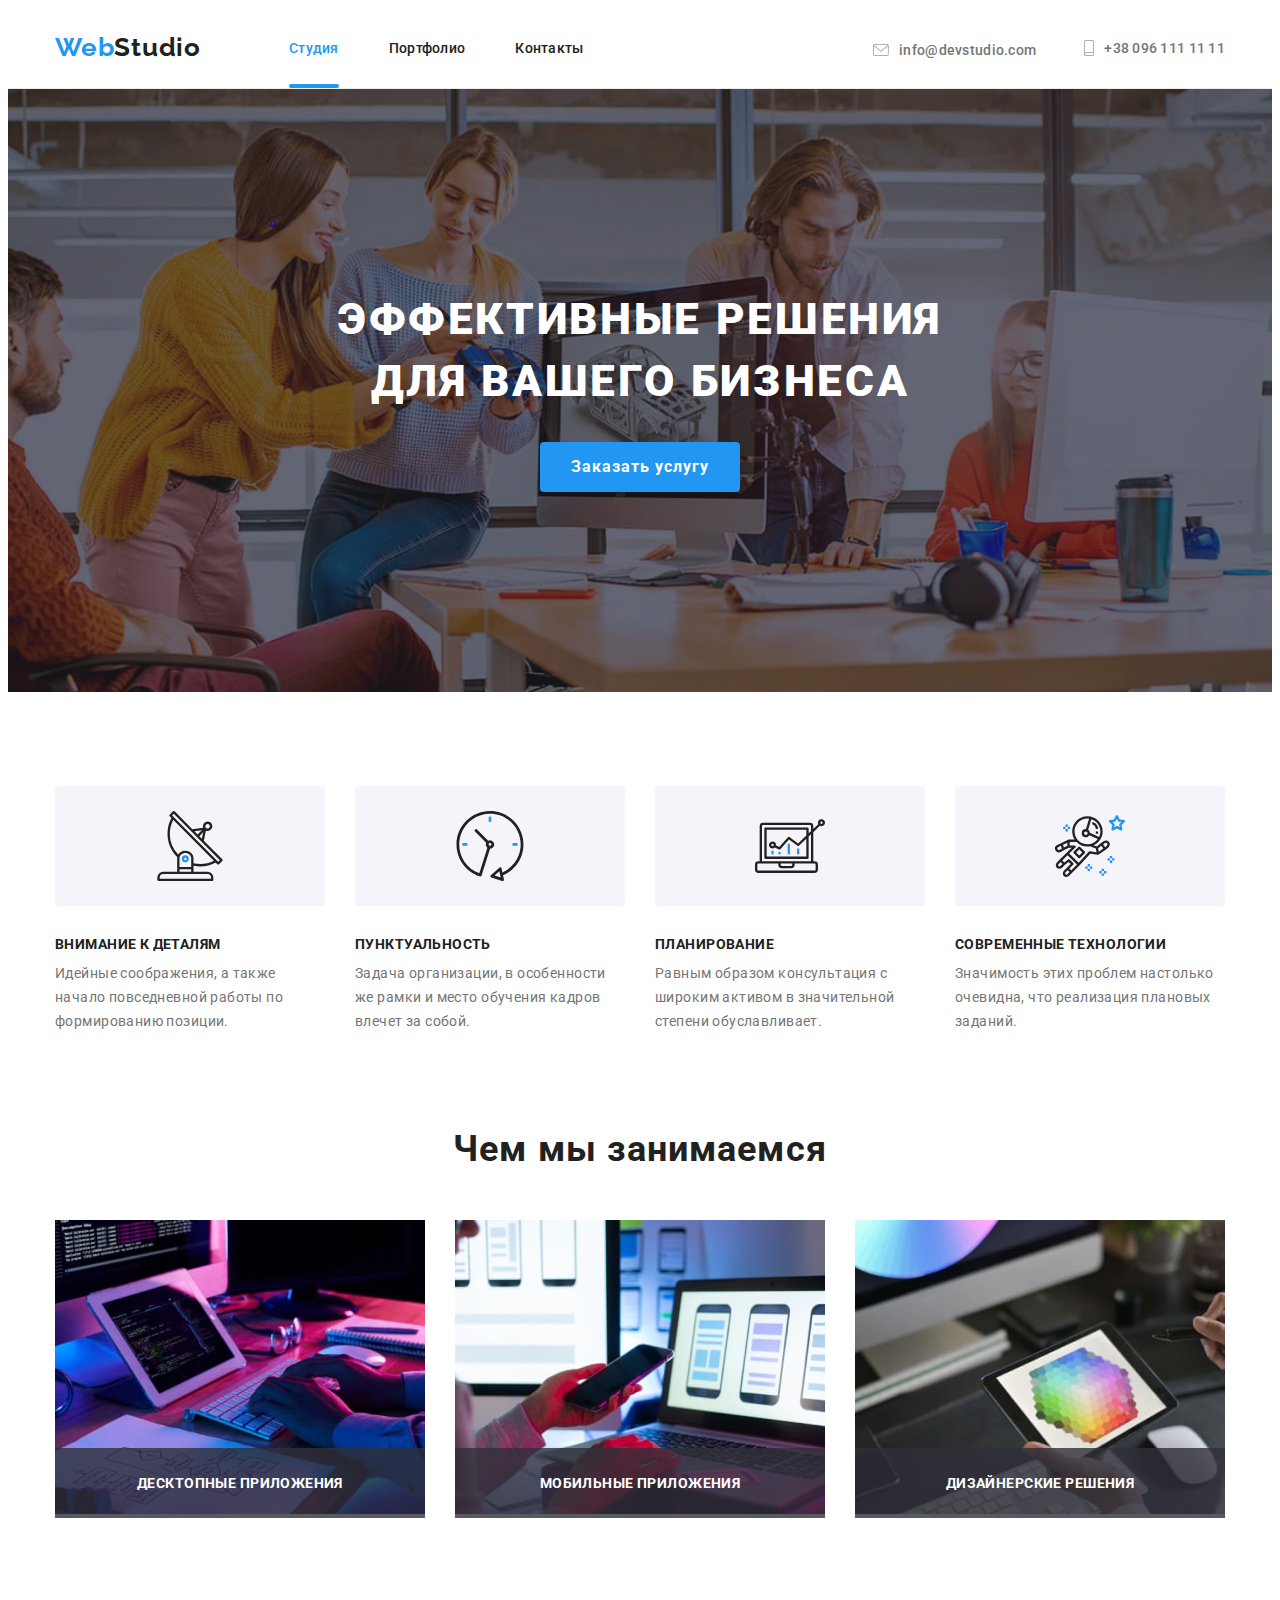
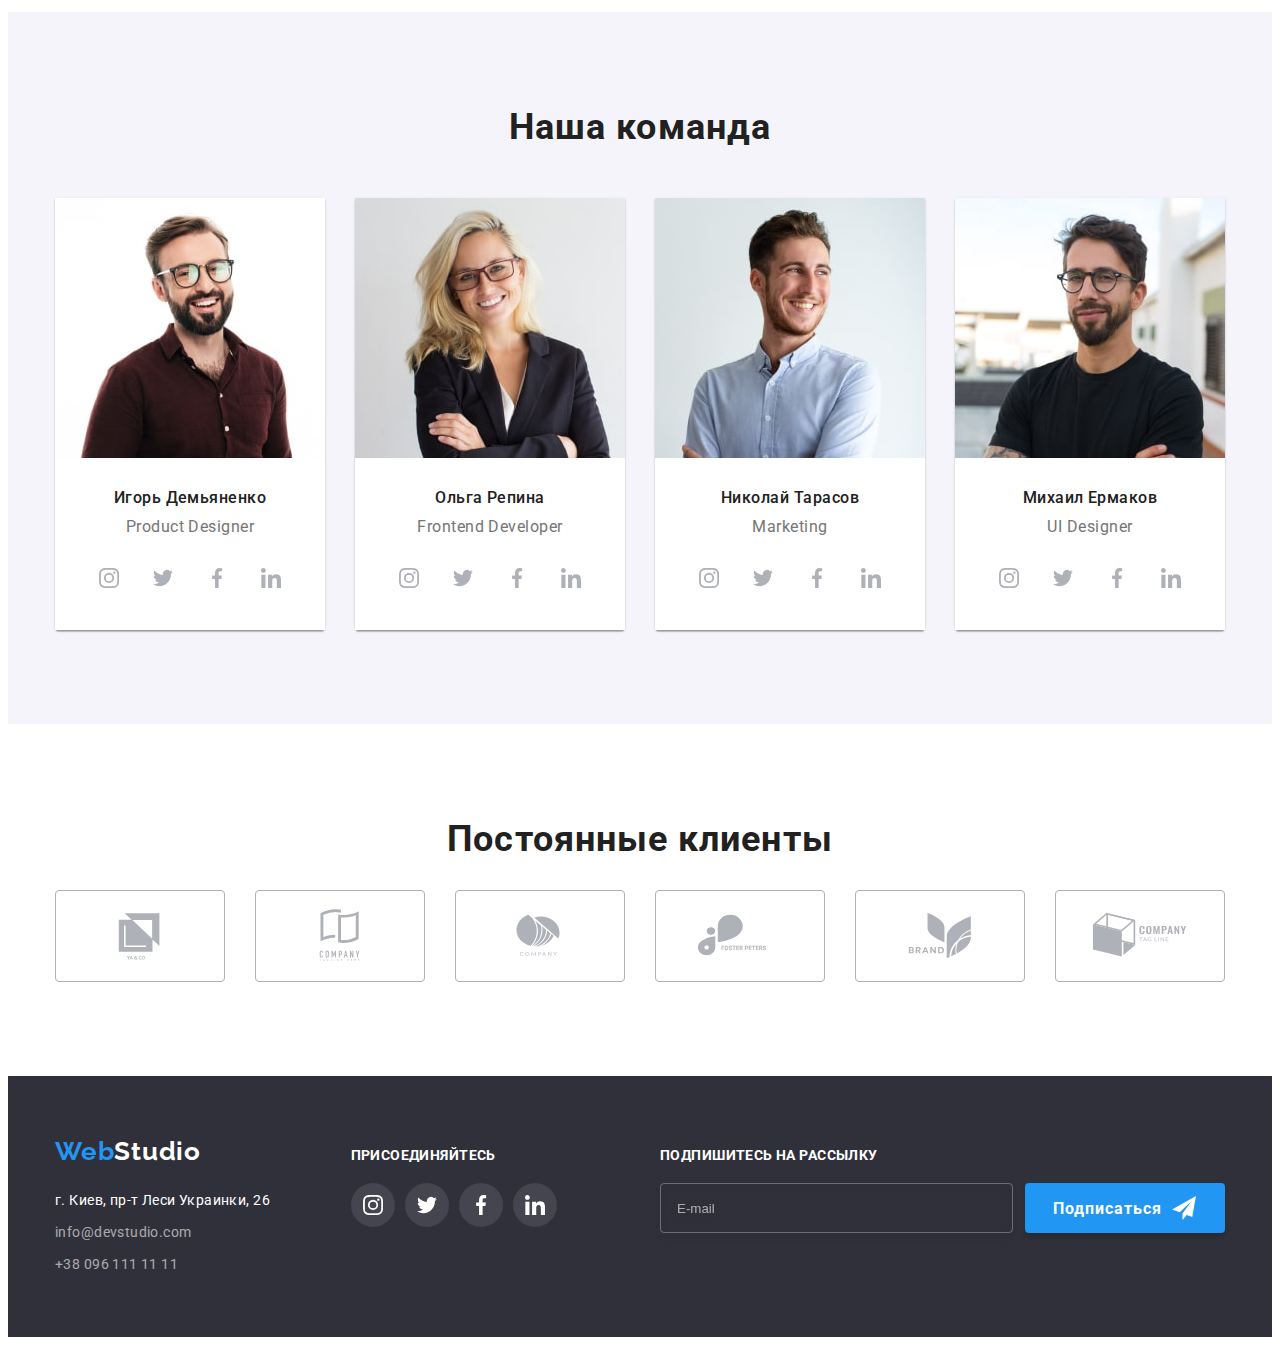
<file: index.html>
<!DOCTYPE html>
<html lang="ru">

<head>
    <meta charset="UTF-8">
    <meta http-equiv="X-UA-Compatible" content="IE=edge">
    <meta name="viewport" content="width=device-width, initial-scale=1.0">
    <title>Вебстудия</title>

    <link rel="preconnect" href="https://fonts.googleapis.com">
    <link rel="preconnect" href="https://fonts.gstatic.com" crossorigin>
    <link rel="stylesheet" href="https://cdnjs.cloudflare.com/ajax/libs/modern-normalize/1.1.0/modern-normalize.min.css"
        integrity="sha512-wpPYUAdjBVSE4KJnH1VR1HeZfpl1ub8YT/NKx4PuQ5NmX2tKuGu6U/JRp5y+Y8XG2tV+wKQpNHVUX03MfMFn9Q=="
        crossorigin="anonymous" referrerpolicy="no-referrer" />
    <link
        href="https://fonts.googleapis.com/css2?family=Raleway:wght@700&family=Roboto:wght@400;500;700;900&display=swap"
        rel="stylesheet">
    <link rel="stylesheet" href="./css/main.min.css">
</head>

<body>
    <header class="header">
        <div class="container header-container">
            <a class="logo" href="./index.html"><span class="logo-blue">Web</span>Studio</a>
            <div class="main-menu">
                <nav class="nav">
                    <ul class="nav-list">
                        <li class="nav-item"><a class="link current" href="./index.html">Студия</a></li>
                        <li class="nav-item"><a class="link" href="./portfolio.html">Портфолио</a></li>
                        <li class="nav-item"><a class="link" href="">Контакты</a></li>
                    </ul>
                </nav>
                <div class="header-contacts">
                    <a href="mailto:info@devstudio.com" class="link">
                        <svg class="header-svg" width="16" height="12">
                            <use href="./images/sprite.svg#icon-envelope"></use>
                        </svg>
                        info@devstudio.com
                    </a>
                    <a href="tel:+380961111111" class="link">
                        <svg class="header-svg" width="10" height="16">
                            <use href="./images/sprite.svg#icon-smartphone"></use>
                        </svg>
                        +38 096 111 11 11
                    </a>
                </div>
            </div>
            <button type="button" class="open-menu" data-menu-open>
                <svg class="mob-menu-svg" width="40" height="40">
                    <use href="./images/sprite.svg#icon-sendwich"></use>
                </svg>
            </button>
        </div>

        <div class="menu-mob is-hidden" data-menu>
            <button type="button" class="close-btn mob" data-menu-close>
                <svg class="close-svg mob">
                    <use href="./images/sprite.svg#icon-close-icon"></use>
                </svg>
            </button>
            <div class="menu-top">
                <ul class="menu-top-list">
                    <li class="menu-top-item">
                        <a href="./index.html" class="menu-top-link link active">Студия</a>
                    </li>
                    <li class="menu-top-item">
                        <a href="./portfolio.html" class="menu-top-link link">Портфолио</a>
                    </li>
                    <li class="menu-top-item">
                        <a href="#" class="menu-top-link link">Контакты</a>
                    </li>
                </ul>
            </div>
            <div class="menu-bottom">
                <div class="menu-contancts">
                    <a href="tel:+380961111111" class="menu-bottom-link-tel link">+38 096 111 11 11</a>
                    <a href="mailto:info@devstudio.com" class="menu-bottom-link link">info@devstudio.com</a>
                </div>
                
                <ul class="soc-list">
                    <li class="soc-item">
                        <a href="#" class="soc-link link">Instagram</a>
                    </li>
                    <li class="soc-item">
                        <a href="#" class="soc-link link">Twitter</a>
                    </li>
                    <li class="soc-item">
                        <a href="#" class="soc-link link">Facebook</a>
                    </li>
                    <li class="soc-item">
                        <a href="#" class="soc-link link">LinkedIn</a>
                    </li>
                </ul>
            </div>
            

        </div>
    </header>

    <main>
        <!-- Герой -->
         <section class="hero">
            <div class="container hero-container">
                <h1 class="hero-title">Эффективные решения для вашего бизнеса</h1>
                <button type="button" class="button-primary btn" data-modal-open>Заказать услугу</button>
            </div>
        </section>

        <!-- Особенности features-->
        <section class="section features">
            <div class="container">
                <!-- <h2 class="section-title">Особенности</h2> -->
                 <ul class="features-list">
                    <li class="features-list__item">
                        <div class="features-list__icon">
                            <svg class="features-list__svg" width="70" height="70">
                                <use href="./images/sprite.svg#icon-antenna"></use>
                            </svg>
                        </div>
                        <h3 class="item-title">Внимание к деталям</h3>
                        <p class="item-text">Идейные соображения, а также начало повседневной работы по формированию
                            позиции.</p>
                    </li>
                    <li class="features-list__item">
                        <div class="features-list__icon">
                            <svg class="features-list__svg" width="70" height="70">
                                <use href="./images/sprite.svg#icon-clock"></use>
                            </svg>
                        </div>
                        <h3 class="item-title">Пунктуальность</h3>
                        <p class="item-text">Задача организации, в особенности же рамки и место обучения кадров влечет
                            за собой.</p>
                    </li>
                    <li class="features-list__item">
                        <div class="features-list__icon">
                            <svg class="features-list__svg" width="70" height="70">
                                <use href="./images/sprite.svg#icon-diagram"></use>
                            </svg>
                        </div>
                        <h3 class="item-title">Планирование</h3>
                        <p class="item-text">Равным образом консультация с широким активом в значительной степени
                            обуславливает.</p>
                    </li>
                    <li class="features-list__item">
                        <div class="features-list__icon">
                            <svg class="features-list__svg" width="70" height="70">
                                <use href="./images/sprite.svg#icon-astronaut"></use>
                            </svg>
                        </div>
                        <h3 class="item-title">Современные технологии</h3>
                        <p class="item-text">Значимость этих проблем настолько очевидна, что реализация плановых
                            заданий.</p>
                    </li>
                </ul>
            </div>
        </section>

        <!-- Чем мы занимаемся -->
        <section class="section activity">
            <div class="container">
                <h2 class="activity-title title">Чем мы занимаемся</h2>
                <ul class="activity-list">
                    <li class="activity-list__item">
                        <a class="activity-list__link" href="">
                            <picture>
                                <source srcset="./images/activity/img-desktop1-1x.jpg 1x, 
                                                ./images/activity/img-desktop1-2x.jpg 2x"
                                        media="(min-width: 1200px)">

                                <img class="activity-list__img" src="./images/box1.jpeg"
                                alt="Планшет и клавиатура" width="370">
                            </picture>
                            
                            <div class="activity-list__subblock">
                                <h3 class="activity-list__title">Десктопные приложения</h3>
                            </div>
                        </a>
                    </li>
                    <li class="activity-list__item">
                        <a class="activity-list__link" href="">
                            <picture>
                                <source srcset="./images/activity/img-desktop2-1x.jpg 1x, 
                                                ./images/activity/img-desktop2-2x.jpg 2x" 
                                        media="(min-width: 1200px)">
                                <img class="activity-list__img" src="./images/box2.jpeg"
                                alt="Ноутбук и телефон" width="370">
                            </picture>
                            <div class="activity-list__subblock">
                                <h3 class="activity-list__title">Мобильные приложения</h3>
                            </div>
                        </a>
                    </li>
                    <li class="activity-list__item">
                        <a class="activity-list__link" href="">
                            <picture>
                                <source srcset="./images/activity/img-desktop3-1x.jpg 1x, 
                                                ./images/activity/img-desktop3-2x.jpg 2x" 
                                        media="(min-width: 1200px)">
                                <img class="activity-list__img" src="./images/box3.jpeg" alt="Планшет"
                                width="370">
                            </picture>
                            <div class="activity-list__subblock">
                                <h3 class="activity-list__title">Дизайнерские решения</h3>
                            </div>
                        </a>
                    </li>
                </ul>
            </div>
        </section>

        <!-- Наша команда -->
        <section class="section team">
            <div class="container">
                <h2 class="section-title title">Наша команда</h2>
                <ul class="team-list">
                    <li class="team-list__item">
                        <picture>
                            <source 
                                srcset="./images/team/img1-desktop-1x.jpg 1x, 
                                        ./images/team/img1-desktop-2x.jpg 2x" 
                                media="(min-width: 1200px)">
                            <source srcset="./images/team/img1-tablet-1x.jpg 1x, 
                                            ./images/team/img1-tablet-2x.jpg 2x" 
                                    media="(min-width: 768px)">
                            <source srcset="./images/team/img1-mob-1x.jpg 1x, 
                                            ./images/team/img1-mob-2x.jpg 2x" 
                                    media="(min-width: 320px)">
                            <img class="team-list__img" src="./images/product_designer.jpeg"
                            alt="Игорь Демьяненко, продакт-дизайнер" width="270">
                        </picture>
                        <div class="team-list__footer">
                            <h3 class="team-list__name">Игорь Демьяненко</h3>
                            <p class="team-list__title">Product Designer</p>
                            <ul class="socials-list">
                                <li class="socials-list__item">
                                    <a class="socials-list__link" href="">
                                        <svg class="socials-list__svg color-gray" width="44" height="44">
                                            <use href="./images/sprite.svg#icon-instagram"></use>
                                        </svg>
                                    </a>
                                </li>
                                <li class="socials-list__item">
                                    <a class="socials-list__link" href="">
                                        <svg class="socials-list__svg color-gray">
                                            <use href="./images/sprite.svg#icon-twitter"></use>
                                        </svg>
                                    </a>
                                </li>
                                <li class="socials-list__item">
                                    <a class="socials-list__link" href="">
                                        <svg class="socials-list__svg color-gray">
                                            <use href="./images/sprite.svg#icon-facebook"></use>
                                        </svg>
                                    </a>
                                </li>
                                <li class="socials-list__item">
                                    <a class="socials-list__link" href="">
                                        <svg class="socials-list__svg color-gray">
                                            <use href="./images/sprite.svg#icon-linkedin"></use>
                                        </svg>
                                    </a>
                                </li>
                            </ul>
                        </div>
                    </li>
                    <li class="team-list__item">
                        <picture>
                            <source 
                                srcset="./images/team/img2-desktop-1x.jpg 1x, 
                                        ./images/team/img2-desktop-2x.jpg 2x" 
                                media="(min-width: 1200px)">
                            <source srcset="./images/team/img2-tablet-1x.jpg 1x, 
                                            ./images/team/img2-tablet-2x.jpg 2x" 
                                    media="(min-width: 768px)">
                            <source srcset="./images/team/img2-mob-1x.jpg 1x, 
                                            ./images/team/img2-mob-2x.jpg 2x" 
                                    media="(min-width: 320px)">
                            <img class="team-list__img" src="./images/frontend_developer.jpeg"
                                alt="Ольга Репина, фронтенд разработчик" width="270">
                        </picture>
                        <div class="team-list__footer">
                            <h3 class="team-list__name">Ольга Репина</h3>
                            <p class="team-list__title">Frontend Developer</p>
                            <ul class="socials-list">
                                <li class="socials-list__item">
                                    <a class="socials-list__link" href="">
                                        <svg class="socials-list__svg color-gray" width="44" height="44">
                                            <use href="./images/sprite.svg#icon-instagram"></use>
                                        </svg>
                                    </a>
                                </li>
                                <li class="socials-list__item">
                                    <a class="socials-list__link" href="">
                                        <svg class="socials-list__svg color-gray">
                                            <use href="./images/sprite.svg#icon-twitter"></use>
                                        </svg>
                                    </a>
                                </li>
                                <li class="socials-list__item">
                                    <a class="socials-list__link" href="">
                                        <svg class="socials-list__svg color-gray">
                                            <use href="./images/sprite.svg#icon-facebook"></use>
                                        </svg>
                                    </a>
                                </li>
                                <li class="socials-list__item">
                                    <a class="socials-list__link" href="">
                                        <svg class="socials-list__svg color-gray">
                                            <use href="./images/sprite.svg#icon-linkedin"></use>
                                        </svg>
                                    </a>
                                </li>
                            </ul>
                        </div>
                    </li>
                    <li class="team-list__item">
                        <picture>
                            <source 
                                srcset="./images/team/img3-desktop-1x.jpg 1x, 
                                        ./images/team/img3-desktop-2x.jpg 2x" 
                                media="(min-width: 1200px)">
                            <source srcset="./images/team/img3-tablet-1x.jpg 1x, 
                                            ./images/team/img3-tablet-2x.jpg 2x" 
                                    media="(min-width: 768px)">
                            <source srcset="./images/team/img3-mob-1x.jpg 1x, 
                                            ./images/team/img3-mob-2x.jpg 2x" 
                                    media="(min-width: 320px)">
                            <img class="team-list__img" src="./images/marketing.jpeg" alt="Николай Тарасов, маркетинг"
                                width="270">
                        </picture>
                        <div class="team-list__footer">
                            <h3 class="team-list__name">Николай Тарасов</h3>
                            <p class="team-list__title">Marketing</p>
                            <ul class="socials-list">
                                <li class="socials-list__item">
                                    <a class="socials-list__link" href="">
                                        <svg class="socials-list__svg color-gray" width="44" height="44">
                                            <use href="./images/sprite.svg#icon-instagram"></use>
                                        </svg>
                                    </a>
                                </li>
                                <li class="socials-list__item">
                                    <a class="socials-list__link" href="">
                                        <svg class="socials-list__svg color-gray">
                                            <use href="./images/sprite.svg#icon-twitter"></use>
                                        </svg>
                                    </a>
                                </li>
                                <li class="socials-list__item">
                                    <a class="socials-list__link" href="">
                                        <svg class="socials-list__svg color-gray">
                                            <use href="./images/sprite.svg#icon-facebook"></use>
                                        </svg>
                                    </a>
                                </li>
                                <li class="socials-list__item">
                                    <a class="socials-list__link" href="">
                                        <svg class="socials-list__svg color-gray">
                                            <use href="./images/sprite.svg#icon-linkedin"></use>
                                        </svg>
                                    </a>
                                </li>
                            </ul>
                        </div>
                    </li>
                    <li class="team-list__item">
                        <picture>
                            <source 
                                srcset="./images/team/img4-desktop-1x.jpg 1x, 
                                        ./images/team/img4-desktop-2x.jpg 2x" 
                                media="(min-width: 1200px)">
                            <source srcset="./images/team/img4-tablet-1x.jpg 1x, 
                                            ./images/team/img4-tablet-2x.jpg 2x" 
                                    media="(min-width: 768px)">
                            <source srcset="./images/team/img4-mob-1x.jpg 1x, 
                                            ./images/team/img4-mob-2x.jpg 2x" 
                                    media="(min-width: 320px)">
                            <img class="team-list__img" src="./images/ui_designer.jpeg" alt="Михаил Ермаков, дизайнер интерфейса"
                                width="270">
                        </picture>
                        <div class="team-list__footer">
                            <h3 class="team-list__name">Михаил Ермаков</h3>
                            <p class="team-list__title">UI Designer</p>
                            <ul class="socials-list">
                                <li class="socials-list__item">
                                    <a class="socials-list__link" href="">
                                        <svg class="socials-list__svg color-gray" width="44" height="44">
                                            <use href="./images/sprite.svg#icon-instagram"></use>
                                        </svg>
                                    </a>
                                </li>
                                <li class="socials-list__item">
                                    <a class="socials-list__link" href="">
                                        <svg class="socials-list__svg color-gray">
                                            <use href="./images/sprite.svg#icon-twitter"></use>
                                        </svg>
                                    </a>
                                </li>
                                <li class="socials-list__item">
                                    <a class="socials-list__link" href="">
                                        <svg class="socials-list__svg color-gray">
                                            <use href="./images/sprite.svg#icon-facebook"></use>
                                        </svg>
                                    </a>
                                </li>
                                <li class="socials-list__item">
                                    <a class="socials-list__link" href="">
                                        <svg class="socials-list__svg color-gray">
                                            <use href="./images/sprite.svg#icon-linkedin"></use>
                                        </svg>
                                    </a>
                                </li>
                            </ul>
                        </div>
                    </li>
                </ul>
            </div>
        </section>

        <!-- Постоянные клиенты -->
        <section class="section clients">
            <div class="container clients-container">
                <h2 class="section-title title">Постоянные клиенты</h2>
                <ul class="clients-list">
                    <li class="clients-list__item">
                        <a class="link" href="">
                            <svg class="clients-svg">
                                <use href="./images/sprite.svg#icon-logo-1"></use>
                            </svg>
                        </a>
                    </li>
                    <li class="clients-list__item">
                        <a class="link" href="">
                            <svg class="clients-svg">
                                <use href="./images/sprite.svg#icon-logo-2"></use>
                            </svg>
                        </a>
                    </li>
                    <li class="clients-list__item">
                        <a class="link" href="">
                            <svg class="clients-svg">
                                <use href="./images/sprite.svg#icon-logo-3"></use>
                            </svg>
                        </a>
                    </li>
                    <li class="clients-list__item">
                        <a class="link" href="">
                            <svg class="clients-svg">
                                <use href="./images/sprite.svg#icon-logo-4"></use>
                            </svg>
                        </a>
                    </li>
                    <li class="clients-list__item">
                        <a class="link" href="">
                            <svg class="clients-svg">
                                <use href="./images/sprite.svg#icon-logo-5"></use>
                            </svg>
                        </a>
                    </li>
                    <li class="clients-list__item">
                        <a class="link" href="">
                            <svg class="clients-svg">
                                <use href="./images/sprite.svg#icon-logo-6"></use>
                            </svg>
                        </a>
                    </li>
                </ul>
            </div>
        </section>
    </main>

    <footer class="footer">
        <div class="container footer-container">
            <div class="footer-left">
                <a class="logo" href="./index.html"><span class="logo-blue">Web</span><span
                    class="logo-white">Studio</span></a>
                <address class="footer-address">г. Киев, пр-т Леси Украинки, 26</address>
                <a class="footer-contacts" href="mailto:info@devstudio.com">info@devstudio.com</a>
                <a class="footer-contacts" href="tel:+380961111111">+38 096 111 11 11</a>
            </div>
            <div class="footer-right">
                <h2 class="footer-right-title">Присоединяйтесь</h2>
                <ul class="socials-list">
                    <li class="socials-list__item">
                        <a class="socials-list__link bgc-dark" href="">
                            <svg class="socials-list__svg color-white">
                                <use href="./images/sprite.svg#icon-instagram"></use>
                            </svg>
                        </a>
                    </li>
                    <li class="socials-list__item">
                        <a class="socials-list__link bgc-dark" href="">
                            <svg class="socials-list__svg color-white">
                                <use href="./images/sprite.svg#icon-twitter"></use>
                            </svg>
                        </a>
                    </li>
                    <li class="socials-list__item">
                        <a class="socials-list__link bgc-dark" href="">
                            <svg class="socials-list__svg color-white">
                                <use href="./images/sprite.svg#icon-facebook"></use>
                            </svg>
                        </a>
                    </li>
                    <li class="socials-list__item">
                        <a class="socials-list__link bgc-dark" href="">
                            <svg class="socials-list__svg color-white">
                                <use href="./images/sprite.svg#icon-linkedin"></use>
                            </svg>
                        </a>
                    </li>
                </ul>
            </div>
            <div class="footer-form-div">
                <h2 class="footer-right-title">Подпишитесь на рассылку</h2>
                <form action="#" class="footer-form">
                    <label class="footer-form-label">
                        <input type="email" name="email" placeholder="E-mail" class="footer-form-input">
                    </label>
                    <button class="footer-form-bnt btn" type="submit">Подписаться
                        <svg class="send-svg">
                            <use href="./images/icons.svg#icon-icon-send"></use>
                        </svg>
                    </button>
                </form>
            </div>
        </div>
    </footer>

    <!-- -------  MODAL  ------- -->
    <div class="backdrop is-hidden" data-modal>
        <div class="modal">
            <button type="button" class="close-btn" data-modal-close>
                <svg class="close-svg">
                    <use href="./images/sprite.svg#icon-close-icon"></use>
                </svg>
            </button>
            <h2 class="modal-title">Оставьте свои данные, мы вам перезвоним</h2>
            <form class="modal-form" action="#">
                <label for="name" class="label">Имя</label>
                <span class="input-wrap">
                    <input class="input" type="text" name="name" id="name" minlength="3">
                    <svg class="modal-svg">
                        <use href="./images/icons.svg#icon-person"></use>
                    </svg>
                </span>

                <label for="tel" class="label">Телефон</label>
                <span class="input-wrap">
                    <input class="input" type="number" name="tel" id="tel">
                    <svg class="modal-svg">
                        <use href="./images/icons.svg#icon-phone"></use>
                    </svg>
                </span>

                <label for="email" class="label">Почта</label>
                <span class="input-wrap">
                    <input class="input" type="email" name="email" id="email">
                    <svg class="modal-svg">
                        <use href="./images/icons.svg#icon-email"></use>
                    </svg>
                </span>

                <label for="user-comment" class="label">Комментарий</label>
                <div class="textarea-wrap">
                    <textarea name="user-comment" id="user-comment" class="user-comment"
                        placeholder="Введите текст"></textarea>
                </div>

                <div class="form-checkbox">
                    <input class="checkbox-input visually-hidden" type="checkbox" name="form-checkbox"
                        id="checkbox-input">
                    <label class="checkbox-text" for="checkbox-input">
                        <span class="icons">
                            <svg class="checkbox-svg" width="16" height="15">
                                <use href="./images/icons.svg#icon-checkbox"></use>
                            </svg>

                            <svg class="checkbox-svg-checked" width="11" height="8">
                                <use href="./images/icons.svg#icon-checked"></use>
                            </svg>
                        </span>
                        Соглашаюсь с рассылкой и принимаю <a href="#" class="checkbox-link">Условия договора</a></label>
                </div>
                <button class="send-btn btn" type="submit">Отправить</button>
            </form>
        </div>
    </div>

    <script src="./js/modal.js"></script>
    <script src="./js/mob-menu.js"></script>
</body>

</html>
</file>
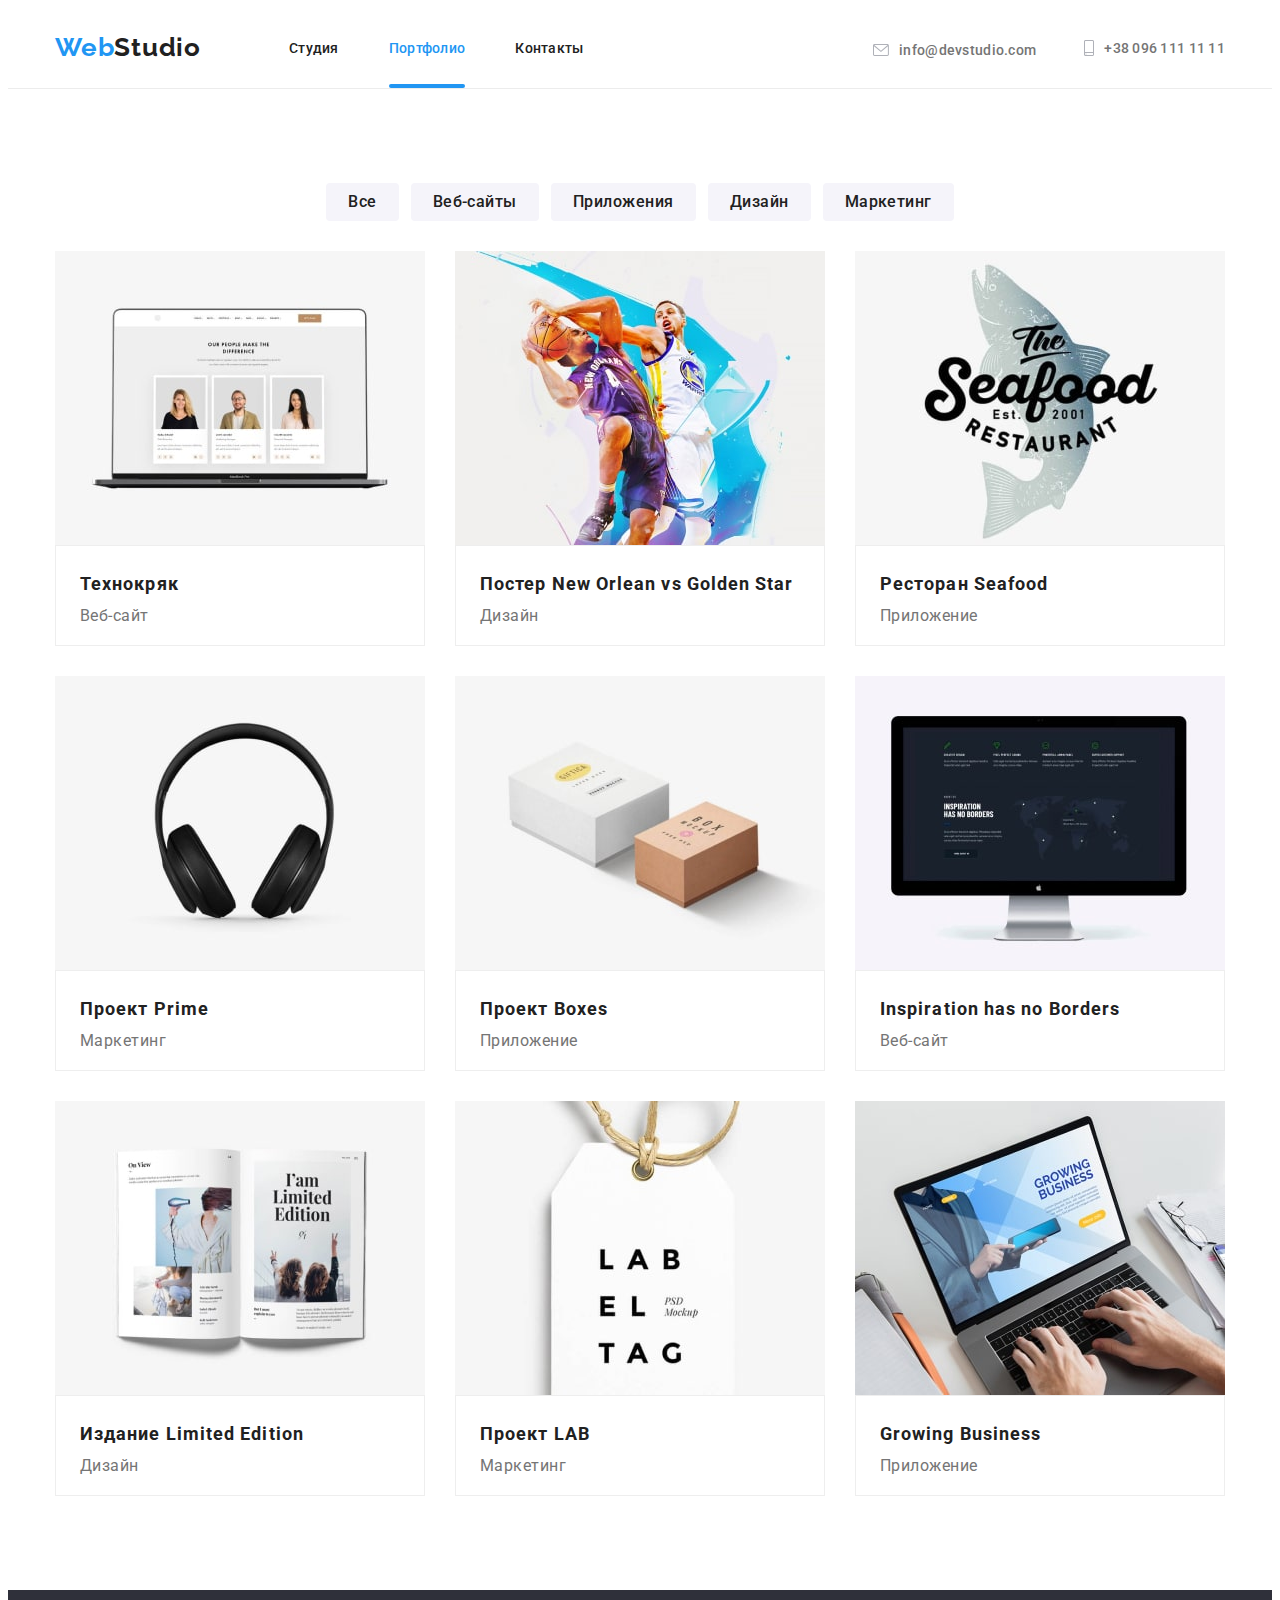
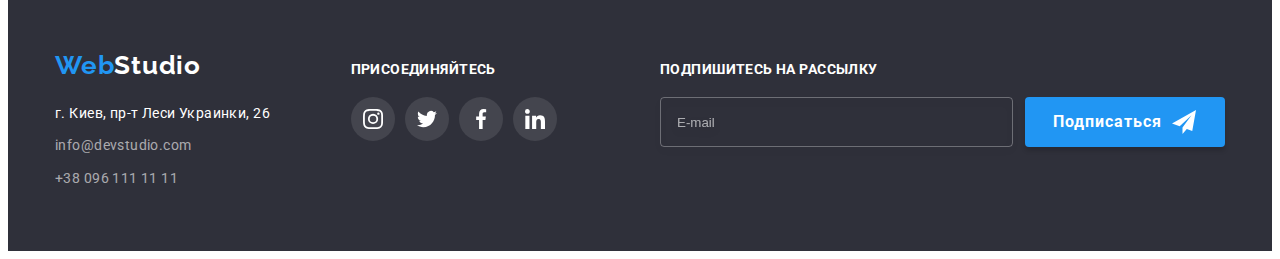
<file: portfolio.html>
<!DOCTYPE html>
<html lang="ru">
<head>
    <meta charset="UTF-8">
    <meta http-equiv="X-UA-Compatible" content="IE=edge">
    <meta name="viewport" content="width=device-width, initial-scale=1.0">
    <title>Вебстудия</title>
    <link rel="preconnect" href="https://fonts.googleapis.com">
    <link rel="preconnect" href="https://fonts.gstatic.com" crossorigin>
    <link rel="stylesheet" href="https://cdnjs.cloudflare.com/ajax/libs/modern-normalize/1.1.0/modern-normalize.min.css"
        integrity="sha512-wpPYUAdjBVSE4KJnH1VR1HeZfpl1ub8YT/NKx4PuQ5NmX2tKuGu6U/JRp5y+Y8XG2tV+wKQpNHVUX03MfMFn9Q=="
        crossorigin="anonymous" referrerpolicy="no-referrer" />
    <link
        href="https://fonts.googleapis.com/css2?family=Raleway:wght@700&family=Roboto:wght@400;500;700;900&display=swap"
        rel="stylesheet">
    <link rel="stylesheet" href="./css/main.min.css">
</head>

<body>
    <header class="header">
        <div class="container header-container">
            <a class="logo" href="./index.html"><span class="logo-blue">Web</span>Studio</a>
            <div class="main-menu">
                <nav class="nav">
                    <ul class="nav-list">
                        <li class="nav-item"><a href="./index.html" class="link">Студия</a></li>
                        <li class="nav-item"><a href="./portfolio.html" class="link current">Портфолио</a></li>
                        <li class="nav-item"><a href="" class="link">Контакты</a></li>
                    </ul>
                </nav>
                <div class="header-contacts">
                    <a href="mailto:info@devstudio.com" class="link">
                        <svg class="header-svg" width="16" height="12">
                            <use href="./images/sprite.svg#icon-envelope"></use>
                        </svg>
                        info@devstudio.com
                    </a>
                    <a href="tel:+380961111111" class="link">
                        <svg class="header-svg" width="10" height="16">
                            <use href="./images/sprite.svg#icon-smartphone"></use>
                        </svg>
                        +38 096 111 11 11
                    </a>
                </div>
                
            </div>
            <button type="button" class="open-menu" data-menu-open>
                <svg class="mob-menu-svg" width="40" height="40">
                    <use href="./images/sprite.svg#icon-sendwich"></use>
                </svg>
            </button>
        </div>
        
        <div class="menu-mob is-hidden" data-menu>
            <button type="button" class="close-btn mob" data-menu-close>
                <svg class="close-svg mob">
                    <use href="./images/sprite.svg#icon-close-icon"></use>
                </svg>
            </button>
            <div class="menu-top">
                <ul class="menu-top-list">
                    <li class="menu-top-item">
                        <a href="./index.html" class="menu-top-link link">Студия</a>
                    </li>
                    <li class="menu-top-item">
                        <a href="./portfolio.html" class="menu-top-link link active">Портфолио</a>
                    </li>
                    <li class="menu-top-item">
                        <a href="#" class="menu-top-link link">Контакты</a>
                    </li>
                </ul>
            </div>
            <div class="menu-bottom">
                <a href="tel:+380961111111" class="menu-bottom-link-tel link">+38 096 111 11 11</a>
                <a href="mailto:info@devstudio.com" class="menu-bottom-link link">info@devstudio.com</a>
                <ul class="soc-list">
                    <li class="soc-item">
                        <a href="#" class="soc-link link">Instagram</a>
                    </li>
                    <li class="soc-item">
                        <a href="#" class="soc-link link">Twitter</a>
                    </li>
                    <li class="soc-item">
                        <a href="#" class="soc-link link">Facebook</a>
                    </li>
                    <li class="soc-item">
                        <a href="#" class="soc-link link">LinkedIn</a>
                    </li>
                </ul>
            </div>
        </div>
    </header>

    <main>
        <section class="section portfolio">
            <div class="container portfolio-container">
            <!-- <h1 class="section-title">Портфолио</h1> скрыть стилями!!! -->
                <ul class="filter-list">
                    <li class="filter-item">
                        <button type="button" class="item-button">Все</button>
                    </li>
                    <li class="filter-item">
                        <button type="button" class="item-button">Веб-сайты</button>
                    </li>
                    <li class="filter-item">
                        <button type="button" class="item-button">Приложения</button>
                    </li>
                    <li class="filter-item">
                        <button type="button" class="item-button">Дизайн</button>
                    </li>
                    <li class="filter-item">
                        <button type="button" class="item-button">Маркетинг</button>
                    </li>
                </ul>

                <ul class="portfolio-list">
                    <li class="portfolio-list__item">
                        <a href="" class="portfolio-list__link">
                            <div class="portfolio-list__img-box">
                                <picture>
                                    <source srcset="./images/portfolio/img1-desktop-1x.jpg 1x, 
                                                    ./images/portfolio/img1-desktop-2x.jpg 2x" 
                                            media="(min-width: 1200px)">
                                    <source srcset="./images/portfolio/img1-tablet-1x.jpg 1x, 
                                                    ./images/portfolio/img1-tablet-2x.jpg 2x" 
                                            media="(min-width: 768px)">
                                    <source srcset="./images/portfolio/img1-mob-1x.jpg 1x, 
                                                    ./images/portfolio/img1-mob-2x.jpg 2x"
                                            media="(min-width: 320px)">
                                    <img class="img" src="./images/technokriak.jpeg" alt="Экран ноутбука" width="370">
                                </picture>
                            </div>
                            <div class="portfolio-list__footer">
                                <h3 class="portfolio-list__title">Технокряк</h3>
                                <p class="portfolio-list__text">Веб-сайт</p>
                            </div>
                        </a>
                    </li>
                    <li class="portfolio-list__item">
                        <a href="" class="portfolio-list__link">
                            <div class="portfolio-list__img-box">
                                <picture>
                                    <source srcset="./images/portfolio/img2-desktop-1x.jpg 1x, 
                                                    ./images/portfolio/img2-desktop-2x.jpg 2x" 
                                            media="(min-width: 1200px)">
                                    <source srcset="./images/portfolio/img2-tablet-1x.jpg 1x, 
                                                    ./images/portfolio/img2-tablet-2x.jpg 2x"
                                            media="(min-width: 768px)">
                                    <source srcset="./images/portfolio/img2-mob-1x.jpg 1x, 
                                                    ./images/portfolio/img2-mob-2x.jpg 2x" 
                                            media="(min-width: 320px)">
                                    <img class="img" src="./images/poster.jpeg" alt="Баскетболисты" width="370">
                                </picture>
                            </div> 
                            <div class="portfolio-list__footer">
                                <h3 class="portfolio-list__title">Постер New Orlean vs Golden Star</h3>
                                <p class="portfolio-list__text">Дизайн</p>
                            </div>
                        </a>
                    </li>
                    <li class="portfolio-list__item">
                        <a href="" class="portfolio-list__link">
                            <div class="portfolio-list__img-box">
                                <picture>
                                    <source srcset="./images/portfolio/img3-desktop-1x.jpg 1x, 
                                                    ./images/portfolio/img3-desktop-2x.jpg 2x" 
                                            media="(min-width: 1200px)">
                                    <source srcset="./images/portfolio/img3-tablet-1x.jpg 1x, 
                                                    ./images/portfolio/img3-tablet-2x.jpg 2x"
                                            media="(min-width: 768px)">
                                    <source srcset="./images/portfolio/img3-mob-1x.jpg 1x, 
                                                    ./images/portfolio/img3-mob-2x.jpg 2x" 
                                            media="(min-width: 320px)">
                                    <img class="img" src="./images/restaurant.jpeg" alt="Логотип ресторана" width="370">
                                </picture>
                            </div>
                            <div class="portfolio-list__footer">
                                <h3 class="portfolio-list__title">Ресторан Seafood</h3>
                                <p class="portfolio-list__text">Приложение</p>
                            </div>
                        </a>
                    </li>
                    <li class="portfolio-list__item">
                        <a href="" class="portfolio-list__link">
                            <div class="portfolio-list__img-box">
                                <picture>
                                    <source srcset="./images/portfolio/img4-desktop-1x.jpg 1x, 
                                                    ./images/portfolio/img4-desktop-2x.jpg 2x" 
                                            media="(min-width: 1200px)">
                                    <source srcset="./images/portfolio/img4-tablet-1x.jpg 1x, 
                                                    ./images/portfolio/img4-tablet-2x.jpg 2x"
                                            media="(min-width: 768px)">
                                    <source srcset="./images/portfolio/img4-mob-1x.jpg 1x, 
                                                    ./images/portfolio/img4-mob-2x.jpg 2x" 
                                            media="(min-width: 320px)">
                                    <img class="img" src="./images/project-prime.jpeg" alt="Наушники" width="370">
                                </picture>
                            </div>
                            <div class="portfolio-list__footer">
                                <h3 class="portfolio-list__title">Проект Prime</h3>
                                <p class="portfolio-list__text">Маркетинг</p>
                            </div>
                        </a>
                    </li>
                    <li class="portfolio-list__item">
                        <a href="" class="portfolio-list__link">
                            <div class="portfolio-list__img-box">
                                <picture>
                                    <source srcset="./images/portfolio/img5-desktop-1x.jpg 1x, 
                                                    ./images/portfolio/img5-desktop-2x.jpg 2x" 
                                            media="(min-width: 1200px)">
                                    <source srcset="./images/portfolio/img5-tablet-1x.jpg 1x, 
                                                    ./images/portfolio/img5-tablet-2x.jpg 2x"
                                            media="(min-width: 768px)">
                                    <source srcset="./images/portfolio/img5-mob-1x.jpg 1x, 
                                                    ./images/portfolio/img5-mob-2x.jpg 2x" 
                                            media="(min-width: 320px)">
                                    <img class="img" src="./images/project-boxes.jpeg" alt="Коробки" width="370">
                                </picture>
                            </div>
                            <div class="portfolio-list__footer">
                                <h3 class="portfolio-list__title">Проект Boxes</h3>
                                <p class="portfolio-list__text">Приложение</p>
                            </div>
                        </a>
                    </li>
                    <li class="portfolio-list__item">
                        <a href="" class="portfolio-list__link">
                            <div class="portfolio-list__img-box">
                                <picture>
                                    <source srcset="./images/portfolio/img6-desktop-1x.jpg 1x, 
                                                    ./images/portfolio/img6-desktop-2x.jpg 2x" 
                                            media="(min-width: 1200px)">
                                    <source srcset="./images/portfolio/img6-tablet-1x.jpg 1x, 
                                                    ./images/portfolio/img6-tablet-2x.jpg 2x"
                                            media="(min-width: 768px)">
                                    <source srcset="./images/portfolio/img6-mob-1x.jpg 1x, 
                                                    ./images/portfolio/img6-mob-2x.jpg 2x" 
                                            media="(min-width: 320px)">
                                    <img class="img" src="./images/inspiration.jpeg" alt="imac" width="370">
                                </picture>
                            </div>
                            <div class="portfolio-list__footer">
                                <h3 class="portfolio-list__title">Inspiration has no Borders</h3>
                                <p class="portfolio-list__text">Веб-сайт</p>
                            </div>
                        </a>
                    </li>
                    <li class="portfolio-list__item">
                        <a href="" class="portfolio-list__link">
                            <div class="portfolio-list__img-box">
                                <picture>
                                    <source srcset="./images/portfolio/img7-desktop-1x.jpg 1x, 
                                                    ./images/portfolio/img7-desktop-2x.jpg 2x" 
                                            media="(min-width: 1200px)">
                                    <source srcset="./images/portfolio/img7-tablet-1x.jpg 1x, 
                                                    ./images/portfolio/img7-tablet-2x.jpg 2x"
                                            media="(min-width: 768px)">
                                    <source srcset="./images/portfolio/img7-mob-1x.jpg 1x, 
                                                    ./images/portfolio/img7-mob-2x.jpg 2x" 
                                            media="(min-width: 320px)">
                                    <img class="img" src="./images/limited-edition.jpeg" alt="Журнал" width="370">
                                </picture>
                            </div>
                            <div class="portfolio-list__footer">
                                <h3 class="portfolio-list__title">Издание Limited Edition</h3>
                                <p class="portfolio-list__text">Дизайн</p>
                            </div>
                        </a>
                    </li>
                    <li class="portfolio-list__item">
                        <a href="" class="portfolio-list__link">
                            <div class="portfolio-list__img-box">
                                <picture>
                                    <source srcset="./images/portfolio/img8-desktop-1x.jpg 1x, 
                                                    ./images/portfolio/img8-desktop-2x.jpg 2x" 
                                            media="(min-width: 1200px)">
                                    <source srcset="./images/portfolio/img8-tablet-1x.jpg 1x, 
                                                    ./images/portfolio/img8-tablet-2x.jpg 2x"
                                            media="(min-width: 768px)">
                                    <source srcset="./images/portfolio/img8-mob-1x.jpg 1x, 
                                                    ./images/portfolio/img8-mob-2x.jpg 2x" 
                                            media="(min-width: 320px)">
                                    <img class="img" src="./images/project-lab.jpeg" alt="Бирка" width="370">
                                </picture>
                            </div>
                            <div class="portfolio-list__footer">
                                <h3 class="portfolio-list__title">Проект LAB</h3>
                                <p class="portfolio-list__text">Маркетинг</p>
                            </div>
                        </a>
                    </li>
                    <li class="portfolio-list__item">
                        <a href="" class="portfolio-list__link">
                            <div class="portfolio-list__img-box">
                                <picture>
                                    <source srcset="./images/portfolio/img9-desktop-1x.jpg 1x, 
                                                    ./images/portfolio/img9-desktop-2x.jpg 2x" 
                                            media="(min-width: 1200px)">
                                    <source srcset="./images/portfolio/img9-tablet-1x.jpg 1x, 
                                                    ./images/portfolio/img9-tablet-2x.jpg 2x"
                                            media="(min-width: 768px)">
                                    <source srcset="./images/portfolio/img9-mob-1x.jpg 1x, 
                                                    ./images/portfolio/img9-mob-2x.jpg 2x" 
                                            media="(min-width: 320px)">
                                    <img class="img" src="./images/business.jpeg" alt="Руки на ноутбуке" width="370">
                                </picture>
                            </div>
                            <div class="portfolio-list__footer">
                                <h3 class="portfolio-list__title">Growing Business</h3>
                                <p class="portfolio-list__text">Приложение</p>
                            </div>
                        </a>
                    </li>
                </ul>
            </div>
        </section>     
    </main>

    <footer class="footer">
        <div class="container footer-container">
            <div class="footer-left">
                <a class="logo" href="./index.html"><span class="logo-blue">Web</span><span
                        class="logo-white">Studio</span></a>
                <address class="footer-address">г. Киев, пр-т Леси Украинки, 26</address>
                <a class="footer-contacts" href="mailto:info@devstudio.com">info@devstudio.com</a>
                <a class="footer-contacts" href="tel:+380961111111">+38 096 111 11 11</a>
            </div>
            <div class="footer-right">
                <h2 class="footer-right-title">Присоединяйтесь</h2>
                <ul class="socials-list">
                    <li class="socials-list__item">
                        <a class="socials-list__link bgc-dark" href="">
                            <svg class="socials-list__svg color-white">
                                <use href="./images/sprite.svg#icon-instagram"></use>
                            </svg>
                        </a>
                    </li>
                    <li class="socials-list__item">
                        <a class="socials-list__link bgc-dark" href="">
                            <svg class="socials-list__svg color-white">
                                <use href="./images/sprite.svg#icon-twitter"></use>
                            </svg>
                        </a>
                    </li>
                    <li class="socials-list__item">
                        <a class="socials-list__link bgc-dark" href="">
                            <svg class="socials-list__svg color-white">
                                <use href="./images/sprite.svg#icon-facebook"></use>
                            </svg>
                        </a>
                    </li>
                    <li class="socials-list__item">
                        <a class="socials-list__link bgc-dark" href="">
                            <svg class="socials-list__svg color-white">
                                <use href="./images/sprite.svg#icon-linkedin"></use>
                            </svg>
                        </a>
                    </li>
                </ul>
            </div>
            <div class="footer-form-div">
                <h2 class="footer-right-title">Подпишитесь на рассылку</h2>
                <form action="#" class="footer-form">
                    <label class="footer-form-label">
                        <input type="email" name="email" placeholder="E-mail" class="footer-form-input">
                    </label>
                    <button class="footer-form-bnt btn" type="submit">Подписаться
                        <svg class="send-svg">
                            <use href="./images/icons.svg#icon-icon-send"></use>
                        </svg>
                    </button>
                </form>
            </div>
        </div>
    </footer>

    <script src="./js/modal.js"></script>
    <script src="./js/mob-menu.js"></script>
</body>
</html>
</file>
<file: css/main.min.css>
:root{--primary-text-color: #212121;--p-text-color: #757575;--white-text-color: #FFFFFF;--modal-bg-color: #ffffff;--button-bg-color: #F5F4FA;--team-section-bg-color: #F5F4FA;--accent-color: #2196F3;--hero-and-footer-bg-color: #2F303A;--icon-color: #AFB1B8;--footer-bg-icon-color: #44454E;--portfolio-card-border-color: #EEEEEE}*,*::before,*::after{box-sizing:border-box}body{font-family:'Roboto', sans-serif;color:var(--primary-text-color)}p,h1,h2,h3,h4,h5,h6,ul{margin:0;padding:0}ul{list-style:none}.link{text-decoration:none}.logo{display:flex;align-items:center;color:var(--primary-text-color);font-family:Raleway;font-size:24px;line-height:1.17;font-weight:700;justify-content:center;letter-spacing:0.03em;text-decoration:none}@media screen and (min-width: 1200px){.logo{height:100%;font-size:26px;line-height:1.2;justify-content:left}}.logo .logo-blue{display:flex;align-items:center;color:var(--accent-color)}@media screen and (min-width: 1200px){.logo .logo-blue{height:100%}}.logo .logo-white{color:var(--white-text-color)}.header{border-bottom:1px solid #ECECEC}.header-container{display:flex;justify-content:space-between;padding-top:0;padding-bottom:0;height:60px}@media screen and (min-width: 768px){.header-container{height:80px}}.main-menu{display:none}@media screen and (min-width: 768px){.main-menu{width:100%;display:flex;justify-content:space-between;margin-right:0}}@media screen and (min-width: 1200px){.main-menu{justify-content:space-between}}.header-contacts{display:flex;align-items:baseline}@media screen and (min-width: 768px){.header-contacts{display:flex;flex-direction:column;justify-content:space-around;padding-top:20px;padding-bottom:20px;width:140px}}@media screen and (min-width: 1200px){.header-contacts{height:80px;flex-direction:row;width:auto}}.header-contacts .link{display:flex;align-items:center;height:100%;color:var(--p-text-color);font-weight:500;font-size:14px;line-height:16px;letter-spacing:0.02em;text-decoration:none;transition-duration:250ms;transition-timing-function:cubic-bezier(0.4, 0, 0.2, 1)}.header-contacts .link:not(:last-child){margin-right:48px}.header-contacts .link:hover,.header-contacts .link:focus{color:var(--accent-color)}.header-contacts .link:hover .header-svg,.header-contacts .link:focus .header-svg{fill:currentColor}@media screen and (min-width: 768px){.header-contacts .link{height:auto;font-size:12px}.header-contacts .link:not(:last-child){margin-bottom:10px}}@media screen and (min-width: 1200px){.header-contacts .link{height:100%;font-size:14px}}.header-svg{margin-right:10px;fill:var(--icon-color);transition-duration:250ms;transition-timing-function:cubic-bezier(0.4, 0, 0.2, 1)}.open-menu{background-color:transparent;border:none;cursor:pointer}.open-menu:hover,.open-menu:focus{fill:var(--accent-color)}@media screen and (min-width: 768px){.open-menu{display:none}}.container{width:100%;padding-left:15px;padding-right:15px;margin:0 auto}@media screen and (min-width: 480px){.container{width:480px}}@media screen and (min-width: 768px){.container{width:768px}}@media screen and (min-width: 1200px){.container{width:1200px}}.header{border-bottom:1px solid #ECECEC}.header-container{display:flex;justify-content:space-between;padding-top:0;padding-bottom:0;height:60px}@media screen and (min-width: 768px){.header-container{height:80px}}.main-menu{display:none}@media screen and (min-width: 768px){.main-menu{width:100%;display:flex;justify-content:space-between;margin-right:0}}@media screen and (min-width: 1200px){.main-menu{justify-content:space-between}}.header-contacts{display:flex;align-items:baseline}@media screen and (min-width: 768px){.header-contacts{display:flex;flex-direction:column;justify-content:space-around;padding-top:20px;padding-bottom:20px;width:140px}}@media screen and (min-width: 1200px){.header-contacts{height:80px;flex-direction:row;width:auto}}.header-contacts .link{display:flex;align-items:center;height:100%;color:var(--p-text-color);font-weight:500;font-size:14px;line-height:16px;letter-spacing:0.02em;text-decoration:none;transition-duration:250ms;transition-timing-function:cubic-bezier(0.4, 0, 0.2, 1)}.header-contacts .link:not(:last-child){margin-right:48px}.header-contacts .link:hover,.header-contacts .link:focus{color:var(--accent-color)}.header-contacts .link:hover .header-svg,.header-contacts .link:focus .header-svg{fill:currentColor}@media screen and (min-width: 768px){.header-contacts .link{height:auto;font-size:12px}.header-contacts .link:not(:last-child){margin-bottom:10px}}@media screen and (min-width: 1200px){.header-contacts .link{height:100%;font-size:14px}}.header-svg{margin-right:10px;fill:var(--icon-color);transition-duration:250ms;transition-timing-function:cubic-bezier(0.4, 0, 0.2, 1)}.open-menu{background-color:transparent;border:none;cursor:pointer}.open-menu:hover,.open-menu:focus{fill:var(--accent-color)}@media screen and (min-width: 768px){.open-menu{display:none}}.nav{display:flex;height:100%;margin-left:88px}.nav-list{display:flex;height:100%;font-weight:500;font-size:14px;line-height:1.15;letter-spacing:0.02em;list-style:none}.nav-list .link{display:flex;align-items:center;height:100%;color:var(--primary-text-color);text-decoration:none;transition-duration:250ms;transition-timing-function:cubic-bezier(0.4, 0, 0.2, 1)}.nav-list .link.current{position:relative;color:var(--accent-color)}.nav-list .link.current::after{display:block;position:absolute;bottom:0;content:'';width:100%;height:4px;background:#2196F3;border-radius:2px}.nav-list .link:hover,.nav-list .link:focus{color:var(--accent-color)}.nav-item{height:100%}.nav-item:not(:last-child){margin-right:50px}.hero{background-color:var(--hero-and-footer-bg-color);max-width:1600px;margin:0 auto;background-image:linear-gradient(to bottom, rgba(47,48,58,0.4), rgba(47,48,58,0.4)),url(../images/hero-bg-img.jpeg);background-position:center;background-size:cover;background-repeat:no-repeat;padding-top:118px;padding-bottom:118px}@media (min-device-pixel-ratio: 2), (min-resolution: 192dpi), (min-resolution: 2dppx){.hero{background-image:linear-gradient(rgba(47,48,58,0.4), rgba(47,48,58,0.4)),url(../images/hero/overlay-mob-2x.jpg)}}@media screen and (min-width: 768px){.hero{background-image:linear-gradient(rgba(47,48,58,0.4), rgba(47,48,58,0.4)),url(../images/hero/overlay-tablet-1x.jpg)}}@media screen and (min-width: 768px) and (min-device-pixel-ratio: 2), screen and (min-width: 768px) and (min-resolution: 192dpi), screen and (min-width: 768px) and (min-resolution: 2dppx){.hero{background-image:linear-gradient(rgba(47,48,58,0.4), rgba(47,48,58,0.4)),url(../images/hero/overlay-tablet-2x.jpg)}}@media screen and (min-width: 1200px){.hero{padding-top:200px;padding-bottom:200px;background-image:linear-gradient(rgba(47,48,58,0.4), rgba(47,48,58,0.4)),url(../images/hero/overlay-desktop-1x.jpg)}}@media screen and (min-width: 1200px) and (min-device-pixel-ratio: 2), screen and (min-width: 1200px) and (min-resolution: 192dpi), screen and (min-width: 1200px) and (min-resolution: 2dppx){.hero{background-image:linear-gradient(rgba(47,48,58,0.4), rgba(47,48,58,0.4)),url(../images/hero/overlay-desktop-2x.jpg)}}.hero-container{display:flex;flex-direction:column;justify-content:center}.hero-title{font-size:26px;line-height:1.6;font-weight:900;text-align:center;letter-spacing:0.06em;text-transform:uppercase;color:var(--white-text-color);margin:0 auto;max-width:360px}@media screen and (min-width: 1200px){.hero-title{font-size:44px;line-height:1.4;max-width:696px}}.button-primary{font-weight:700;font-size:16px;line-height:1.9;letter-spacing:0.06em;display:block;margin:0 auto}.backdrop{position:fixed;width:100vw;height:100vh;top:0;background-color:rgba(0,0,0,0.2);opacity:1}.is-hidden{visibility:hidden;opacity:0;pointer-events:none}.modal{width:calc(100% - 30px);padding:40px 20px;position:absolute;background-color:var(--modal-bg-color);box-shadow:0px 1px 3px rgba(0,0,0,0.12),0px 1px 1px rgba(0,0,0,0.14),0px 2px 1px rgba(0,0,0,0.2);border-radius:4px;top:50%;left:50%;transform:translate(-50%, -50%);cursor:pointer}@media screen and (min-width: 480px){.modal{padding:40px;width:450px}}@media screen and (min-width: 768px){.modal{height:609px;width:450px}}@media screen and (min-width: 1200px){.modal{width:528px;min-height:580px}}.close-btn{position:absolute;display:flex;justify-content:center;align-items:center;top:8px;right:8px;width:30px;height:30px;border-radius:50%;border:1px solid rgba(0,0,0,0.1);box-sizing:border-box;cursor:pointer;background-color:transparent}.close-btn.mob{border:none;top:21px;right:25px}.close-btn:hover .close-svg{fill:var(--accent-color)}.close-svg{width:18px;height:18px;position:absolute;fill:var(--primary-text-color)}.close-svg.mob{width:40px;height:40px}.modal-title{line-height:1;font-weight:700;font-size:20px;text-align:center;letter-spacing:0.03em;color:var(--primary-text-color)}@media screen and (min-width: 480px){.modal-title{line-height:calc(30 / 20)}}@media screen and (min-width: 1200px){.modal-title{line-height:calc(23 / 20)}}.modal-form{margin-top:12px}.modal-form .label{font-size:12px;line-height:1.17;letter-spacing:0.01em;color:var(--p-text-color)}.input-wrap{position:relative;display:block;margin-top:4px;margin-bottom:10px}.input{background-color:transparent;width:100%;height:40px;outline:none;border:1px solid rgba(33,33,33,0.2);box-sizing:border-box;border-radius:4px;padding-left:42px}.input:focus{border:1px solid var(--accent-color)}.modal-svg{position:absolute;left:12px;top:50%;transform:translateY(-50%);width:18px;height:18px}.input:focus+.modal-svg{fill:var(--accent-color)}.user-comment{height:50px;resize:none;width:100%;padding:12px 16px;background-color:transparent;border:1px solid rgba(33,33,33,0.2);box-sizing:border-box;border-radius:4px}@media screen and (min-width: 480px){.user-comment{height:120px}}.user-comment::placeholder{font-size:14px;line-height:1.14;letter-spacing:0.01em;color:rgba(117,117,117,0.5)}.textarea-wrap{margin-top:4px}.form-checkbox{margin-top:20px;margin-bottom:30px}.checkbox-text{font-size:12px;display:flex;justify-content:center;align-items:center;line-height:1.17;letter-spacing:0.03em;color:var(--p-text-color)}@media screen and (min-width: 1200px){.checkbox-text{font-size:14px;line-height:1.7}}.checkbox-text .icons{position:relative;display:flex;margin-right:8px}.checkbox-svg{display:flex;align-items:center;justify-content:center}.checkbox-svg-checked{position:absolute;width:80%;height:80%;right:1px;top:1px}.checkbox-link{margin-left:5px;color:var(--accent-color)}.checkbox-input:checked+.checkbox-text .icons{background-color:var(--accent-color);fill:var(--accent-color);border-radius:2px}.visually-hidden{position:absolute;white-space:nowrap;width:1px;height:1px;overflow:hidden;border:0;padding:0;clip:rect(0 0 0 0);clip-path:inset(50%);margin:-1px}.checkbox-svg-checked{fill:var(--white-text-color)}.send-btn{display:flex;align-items:center;justify-content:center;font-weight:700;font-size:16px;line-height:1.87;letter-spacing:0.06em;padding-top:10px;padding-bottom:10px;margin:0 auto}.features-list .item-title{font-size:14px;line-height:1.15;letter-spacing:0.03em;text-transform:uppercase;margin-bottom:10px;text-align:center}@media screen and (min-width: 768px){.features-list .item-title{text-align:left}}.features-list .item-text{font-size:14px;line-height:1.7;letter-spacing:0.03em;color:var(--p-text-color)}@media screen and (min-width: 768px){.features-list{display:flex;flex-wrap:wrap;margin-left:-30px;margin-bottom:-30px}}@media screen and (min-width: 1200px){.features-list{display:flex;justify-content:space-between;margin-bottom:0}}.features-list__item{width:100%;margin-bottom:30px}.features-list__item:last-child{margin-bottom:0}@media screen and (min-width: 768px){.features-list__item{width:calc(100% / 2 - 30px);margin-left:30px}}@media screen and (min-width: 1200px){.features-list__item{width:270px;margin-bottom:0}}.features-list__icon{display:flex;width:100%;height:120px;justify-content:center;align-items:center;background-color:var(--team-section-bg-color);margin-bottom:30px;border-radius:4px}@media screen and (max-width: 479px){.clients-list__item{display:block;margin:0 auto 30px}}.clients-list{margin-top:30px}@media screen and (min-width: 480px){.clients-list{display:grid;grid-template-columns:repeat(2, 210px);gap:30px}}@media screen and (min-width: 768px){.clients-list{justify-content:center;grid-template-columns:repeat(3, 226px)}}@media screen and (min-width: 1200px){.clients-list{display:flex}}.clients-list .link{display:flex;justify-content:center;align-items:center;width:210px;height:92px;border:1px solid #AFB1B8;box-sizing:border-box;border-radius:4px;transition-duration:250ms;transition-timing-function:cubic-bezier(0.4, 0, 0.2, 1)}.clients-list .link:hover,.clients-list .link:focus{border:1px solid var(--accent-color)}@media screen and (max-width: 479px){.clients-list .link{margin:0 auto}}@media screen and (min-width: 1200px){.clients-list .link{width:170px}}.clients-svg{width:106px;height:60px;fill:var(--icon-color);transition-duration:250ms;transition-timing-function:cubic-bezier(0.4, 0, 0.2, 1)}.link:hover .clients-svg,.link:focus .clients-svg{fill:var(--accent-color)}.btn{margin:0 auto;margin-top:30px;font-family:Roboto;text-align:center;min-width:200px;height:50px;cursor:pointer;border-radius:4px;border:none;outline:none;background-color:var(--accent-color);color:var(--white-text-color);box-shadow:0px 4px 4px rgba(0,0,0,0.15)}.section{padding-top:60px;padding-bottom:60px}@media screen and (min-width: 1200px){.section{padding-top:94px;padding-bottom:94px}}.title{font-size:28px;line-height:1.17;text-align:center;letter-spacing:0.03em}@media screen and (min-width: 1200px){.title{font-size:36px}}@media screen and (max-width: 1199px){.activity{display:none}}@media screen and (min-width: 1200px){.activity{padding-top:0}}.activity-list{display:flex;justify-content:center;margin-top:50px}.activity-list__item:not(:last-child){margin-right:30px}.activity-list__link{position:relative;text-decoration:none}.activity-list__subblock{position:absolute;width:100%;bottom:0;padding-top:27px;padding-bottom:27px;background-color:rgba(47,48,58,0.8)}.activity-list__title{font-size:14px;line-height:16px;text-align:center;letter-spacing:0.03em;text-transform:uppercase;color:var(--white-text-color)}.team{background-color:var(--team-section-bg-color)}.team-list{list-style:none;margin-top:50px;margin-bottom:-30px}@media screen and (min-width: 768px){.team-list{display:flex;flex-wrap:wrap;justify-content:center}}@media screen and (min-width: 1200px){.team-list{flex-wrap:nowrap;justify-content:center}}.team-list__item{box-shadow:0px 1px 3px rgba(0,0,0,0.12),0px 1px 1px rgba(0,0,0,0.14),0px 2px 1px rgba(0,0,0,0.2);border-radius:0px 0px 4px 4px;margin-bottom:30px}@media screen and (min-width: 768px){.team-list__item{width:calc(100% / -30px)}.team-list__item:nth-child(2n){margin-left:30px}}@media screen and (min-width: 1200px){.team-list__item{margin-left:30px}.team-list__item:first-child{margin-left:0}}.team-list__img{display:block;width:100%;height:auto}@media screen and (min-width: 768px){.team-list__img{width:354px}}@media screen and (min-width: 1200px){.team-list__img{width:270px}}.team-list__footer{display:flex;flex-direction:column;padding-top:30px;padding-bottom:30px;background-color:var(--white-text-color)}.team-list__name{font-weight:500;font-size:16px;line-height:1.2;text-align:center;letter-spacing:0.03em;color:var(--primary-text-color);margin-bottom:10px}.team-list__title{font-size:16px;line-height:1.2;text-align:center;letter-spacing:0.03em;color:var(--p-text-color)}.socials-list{display:flex;list-style:none;justify-content:center;margin-top:20px}.socials-list__item:not(:last-child){margin-right:10px}.socials-list__link{display:flex;width:44px;height:44px;border-radius:50%;padding:12px;justify-content:center;transition-duration:250ms;transition-timing-function:cubic-bezier(0.4, 0, 0.2, 1)}.socials-list__link.bgc-dark{background-color:var(--footer-bg-icon-color)}.socials-list__link:hover,.socials-list__link:focus{background-color:var(--accent-color)}.socials-list__link:hover .socials-list__svg,.socials-list__link:focus .socials-list__svg{fill:var(--white-text-color)}.socials-list__svg{width:20px;height:20px;transition-duration:250ms;transition-timing-function:cubic-bezier(0.4, 0, 0.2, 1)}.socials-list__svg.color-gray{fill:var(--icon-color)}.socials-list__svg.color-white{fill:var(--white-text-color)}.footer{background-color:var(--hero-and-footer-bg-color);padding-top:60px;padding-bottom:60px}@media screen and (min-width: 768px){.footer-container{display:flex;flex-wrap:wrap;justify-content:space-around}}@media screen and (min-width: 1200px){.footer-container{align-items:baseline}}.footer-container .footer-form-bnt{padding:10px 28px;font-weight:700;font-size:16px;line-height:1.87;margin-top:0;display:flex;align-items:center;letter-spacing:0.06em}@media screen and (min-width: 1200px){.footer-container .footer-form-bnt{margin-left:12px}}.footer-container .footer-form-bnt .send-svg{width:24px;height:24px;fill:var(--white-text-color);margin-left:10px}.footer-left{text-align:center}@media screen and (min-width: 768px){.footer-left{margin-right:165px;margin-bottom:60px}}@media screen and (min-width: 1200px){.footer-left{margin-right:70px;text-align:left;margin-bottom:0}}.footer-address{font-style:normal;font-size:14px;line-height:24px;letter-spacing:0.03em;color:var(--white-text-color);margin-top:20px;margin-bottom:9px}.footer-contacts{font-size:14px;line-height:1.7;letter-spacing:0.03em;color:rgba(255,255,255,0.6);text-decoration:none;display:block}.footer-contacts:not(:last-child){margin-bottom:9px}.footer-contacts:hover,.footer-contacts:focus{color:var(--accent-color)}.footer-right{text-align:center;margin:60px auto}@media screen and (min-width: 768px){.footer-right{margin:0 auto}}@media screen and (min-width: 1200px){.footer-right{text-align:left}}.footer-right-title{font-size:14px;line-height:1.15;letter-spacing:0.03em;text-transform:uppercase;color:var(--white-text-color)}.footer-form-div{text-align:center}@media screen and (min-width: 1200px){.footer-form-div{margin-left:93px;text-align:left}}@media screen and (min-width: 1200px){.footer-form{margin-top:20px;display:flex;align-items:center}}.footer-form-input{margin:20px auto;width:100%;height:50px;background-color:transparent;border:1px solid rgba(255,255,255,0.3);box-sizing:border-box;filter:drop-shadow(0px 4px 4px rgba(0,0,0,0.15));border-radius:4px;padding:0 16px;color:var(--white-text-color)}.footer-form-input::placeholder{color:rgba(255,255,255,0.6)}@media screen and (min-width: 768px){.footer-form-input{width:450px}}@media screen and (min-width: 1200px){.footer-form-input{width:353px;margin:0}}.menu-mob{display:flex;flex-direction:column;justify-content:space-between;position:fixed;top:0;left:0;background-color:var(--modal-bg-color);width:100vw;height:100vh;padding:48px 40px;z-index:10}@media screen and (min-width: 768px){.menu-mob{display:none}}.menu-top-item{font-weight:500;font-size:40px;line-height:calc(47 / 40);letter-spacing:0.02em;margin-bottom:32px}@media screen and (max-width: 479px){.menu-top-item{font-size:24px;margin-bottom:25px}}.menu-top-link{color:var(--primary-text-color);text-decoration:none;transition-duration:250ms;transition-timing-function:cubic-bezier(0.4, 0, 0.2, 1)}.menu-top-link.active{color:var(--accent-color)}@media screen and (max-width: 479px){.menu-bottom{text-align:center}}.menu-bottom-link-tel{display:block;font-weight:500;font-size:34px;line-height:calc(40 / 34);letter-spacing:0.02em;color:#2196F3;margin-bottom:32px}@media screen and (max-width: 479px){.menu-bottom-link-tel{font-size:24px;margin-bottom:25px}}.menu-bottom-link{display:block;font-weight:500;font-size:24px;line-height:calc(28 / 24);letter-spacing:0.02em;color:var(--p-text-color);margin-bottom:64px}@media screen and (max-width: 479px){.menu-bottom-link{font-size:18px;margin-bottom:25px}}.soc-list{display:flex}@media screen and (max-width: 479px){.soc-list{display:flex;flex-wrap:wrap;justify-content:center}}.soc-item{margin-right:10px;padding-right:10px}.soc-item:not(:last-child){border-right:1px solid rgba(33,33,33,0.2)}@media screen and (max-width: 479px){.soc-item{margin-bottom:15px;border:none;padding:0 5px;margin:0 auto 15px}}.soc-link{font-weight:500;font-size:18px;line-height:1.2;letter-spacing:0.02em;color:var(--accent-color)}.portfolio-list{margin-bottom:-30px}@media screen and (min-width: 768px){.portfolio-list{display:flex;flex-wrap:wrap;margin-left:-30px}}@media screen and (min-width: 1200px){.portfolio-list{justify-content:center}}.portfolio-list__item{position:relative;margin-bottom:30px}@media screen and (min-width: 768px){.portfolio-list__item{width:calc(100% / 2 - 30px);margin-left:30px}}@media screen and (min-width: 1200px){.portfolio-list__item{width:calc(100% / 3 - 30px)}}.portfolio-list__link{text-decoration:none;display:block}.portfolio-list__link:hover,.portfolio-list__link:hover .portfolio-list__img-box::before{box-shadow:0px 1px 1px rgba(0,0,0,0.12),0px 4px 4px rgba(0,0,0,0.06),1px 4px 6px rgba(0,0,0,0.16);top:0}@media screen and (min-width: 768px){.portfolio-list__link{display:flex;height:100%;flex-direction:column}}.portfolio-list__img-box{position:relative;display:block;overflow:hidden}.portfolio-list__img-box .img{width:100%;display:block}@media screen and (min-width: 768px){.portfolio-list__img-box .img{max-width:100%}}.portfolio-list__img-box::before{display:inline-block;position:absolute;content:'Технокряк это современная площадка распространения коронавируса. Компании используют эту платформу для цифрового шпионажа и атак на защищённые сервера конкурентов.';width:100%;height:100%;top:100%;right:0;transition:top 300ms linear;transition-duration:250ms;transition-timing-function:cubic-bezier(0.4, 0, 0.2, 1);transition-property:top;background-color:rgba(33,150,243,0.9);font-size:18px;line-height:1.56;letter-spacing:0.03em;padding:63px 24px;color:#FFFFFF}.portfolio-list__footer{padding:20px 24px;border:1px solid var(--portfolio-card-border-color)}@media screen and (min-width: 768px){.portfolio-list__footer{flex-grow:1}.portfolio-list__footer:first-child{padding-bottom:60px}}.portfolio-list__title{font-size:18px;line-height:2;letter-spacing:0.06em;color:var(--primary-text-color);margin-bottom:4px}.portfolio-list__text{font-size:16px;line-height:1.2;letter-spacing:0.03em;color:var(--p-text-color)}.filter-list{margin-bottom:40px;margin-top:-15px;list-style:none;justify-content:center;margin-bottom:50px}.filter-list .item-button{margin-top:15px;font-family:Roboto;font-weight:500;font-size:16px;line-height:1.6;text-align:center;letter-spacing:0.03em;color:var(--primary-text-color);background-color:var(--button-bg-color);cursor:pointer;padding:6px 22px;border-radius:4px;border:none;transition-duration:250ms;transition-timing-function:cubic-bezier(0.4, 0, 0.2, 1)}.filter-list .item-button:hover,.filter-list .item-button:focus{color:var(--white-text-color);background-color:var(--accent-color);box-shadow:0px 3px 1px rgba(0,0,0,0.1),0px 1px 2px rgba(0,0,0,0.08),0px 2px 2px rgba(0,0,0,0.12)}@media screen and (min-width: 768px){.filter-list .item-button{margin:0}}@media screen and (min-width: 768px){.filter-list{margin-top:0;margin-bottom:30px;text-align:center}}.filter-item{display:inline}@media screen and (min-width: 768px){.filter-item{width:calc(100% / 2 -30px)}}.filter-item:not(:last-child){margin-right:8px}
/*# sourceMappingURL=main.min.css.map */
</file>
